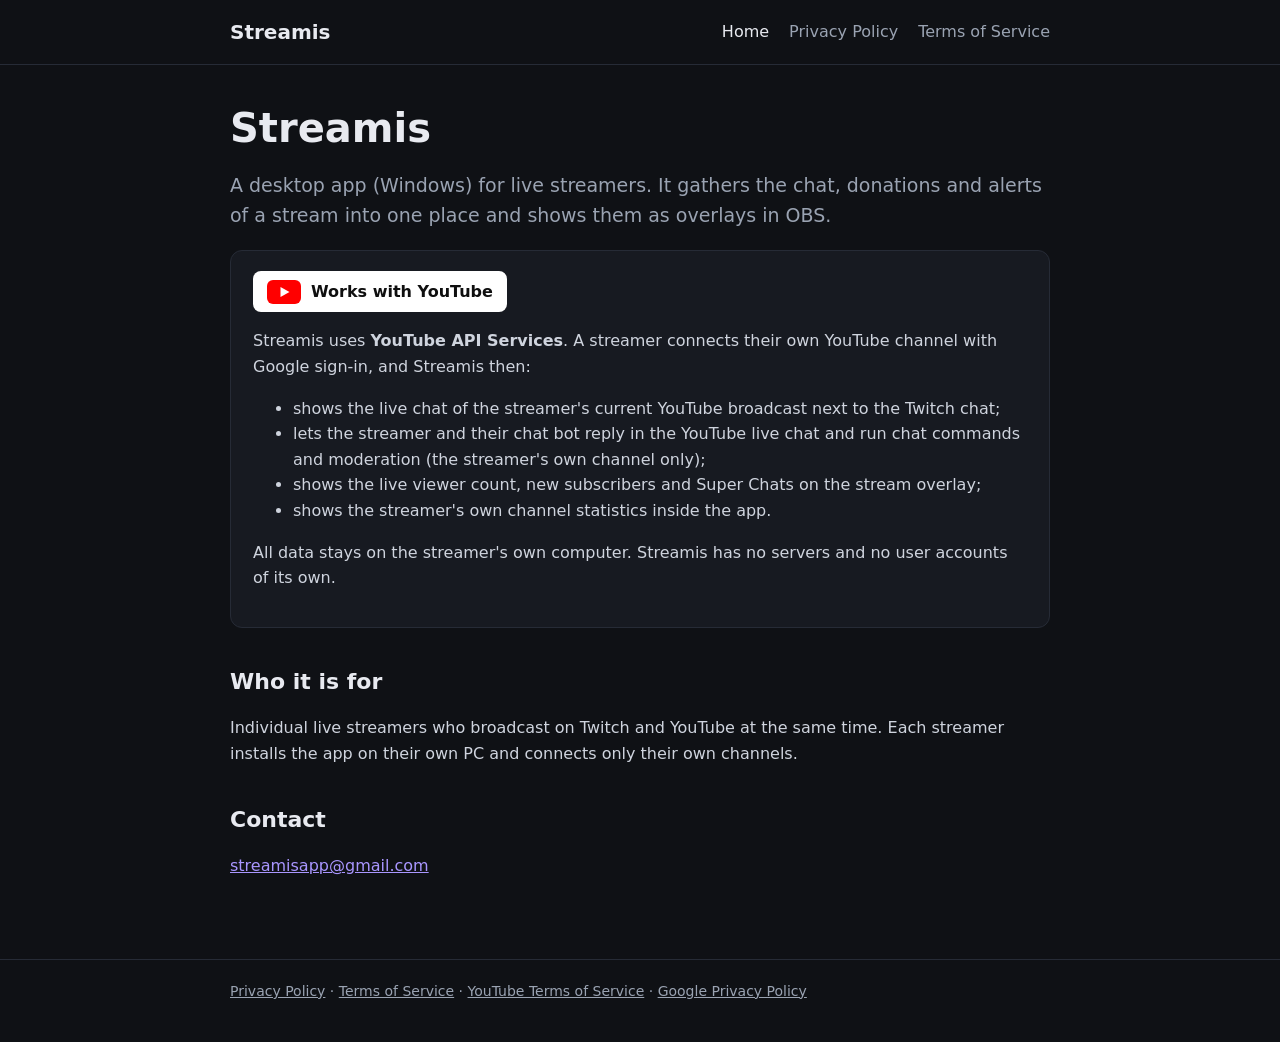
<file: index.html>
<!doctype html>
<html lang="en">
<head>
<meta charset="utf-8">
<meta name="viewport" content="width=device-width, initial-scale=1">
<title>Streamis</title>
<meta name="description" content="Streamis — a desktop app for live streamers: chat, alerts and overlays for Twitch and YouTube.">
<link rel="stylesheet" href="style.css">
</head>
<body>
<header><div class="wrap"><nav>
  <a class="brand" href="./">Streamis</a>
  <a href="./" aria-current="page">Home</a>
  <a href="privacy.html">Privacy Policy</a>
  <a href="terms.html">Terms of Service</a>
</nav></div></header>
<main><div class="wrap">
  <h1>Streamis</h1>
  <p class="lead">A desktop app (Windows) for live streamers. It gathers the chat, donations and alerts of a stream into one place and shows them as overlays in OBS.</p>

  <div class="card">
    <span class="yt"><svg viewBox="0 0 34 24" aria-hidden="true"><rect width="34" height="24" rx="6" fill="#FF0000"/><path d="M13.5 7v10l9-5z" fill="#fff"/></svg>Works with YouTube</span>
    <p>Streamis uses <strong>YouTube API Services</strong>. A streamer connects their own YouTube channel with Google sign-in, and Streamis then:</p>
    <ul>
      <li>shows the live chat of the streamer's current YouTube broadcast next to the Twitch chat;</li>
      <li>lets the streamer and their chat bot reply in the YouTube live chat and run chat commands and moderation (the streamer's own channel only);</li>
      <li>shows the live viewer count, new subscribers and Super Chats on the stream overlay;</li>
      <li>shows the streamer's own channel statistics inside the app.</li>
    </ul>
    <p>All data stays on the streamer's own computer. Streamis has no servers and no user accounts of its own.</p>
  </div>

  <h2>Who it is for</h2>
  <p>Individual live streamers who broadcast on Twitch and YouTube at the same time. Each streamer installs the app on their own PC and connects only their own channels.</p>

  <h2>Contact</h2>
  <p><a href="mailto:streamisapp@gmail.com">streamisapp@gmail.com</a></p>
</div></main>
<footer><div class="wrap">
  <a href="privacy.html">Privacy Policy</a> · <a href="terms.html">Terms of Service</a> · <a href="https://www.youtube.com/t/terms">YouTube Terms of Service</a> · <a href="https://policies.google.com/privacy">Google Privacy Policy</a>
</div></footer>
</body>
</html>
</file>
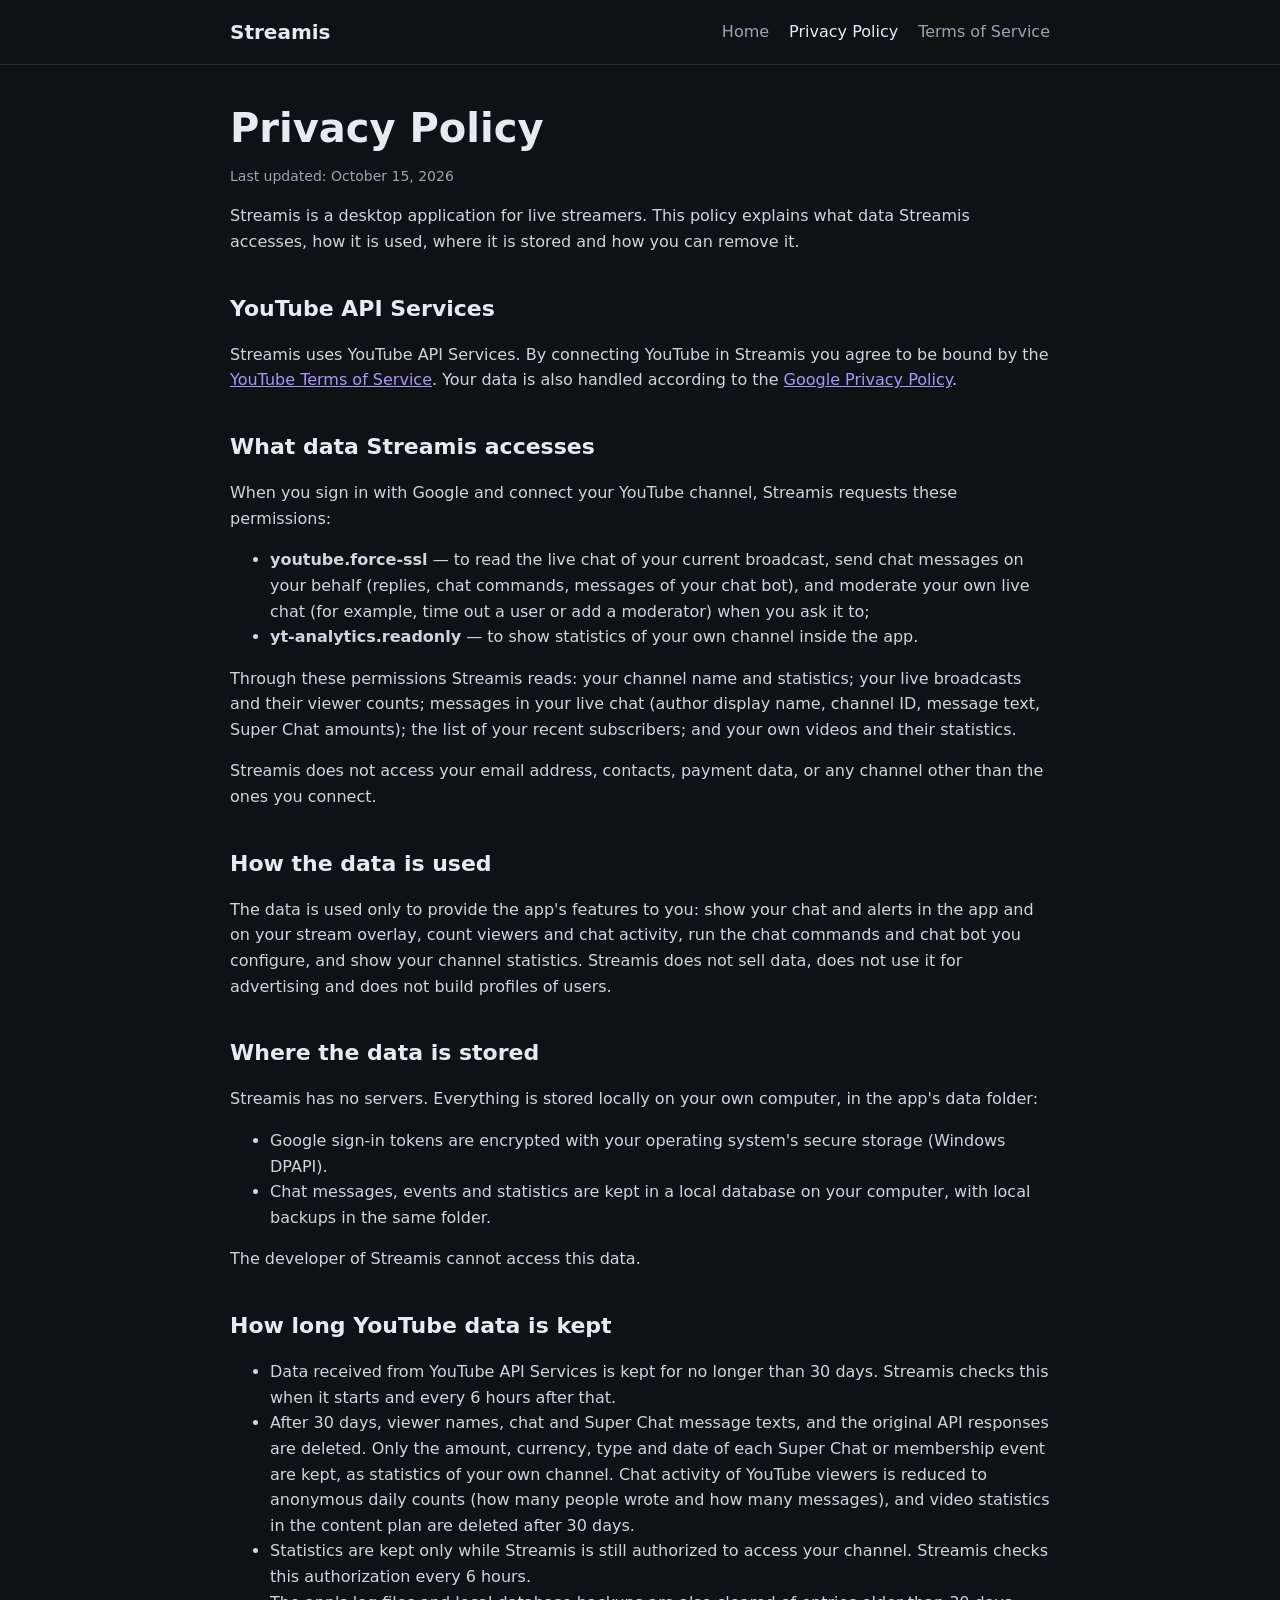
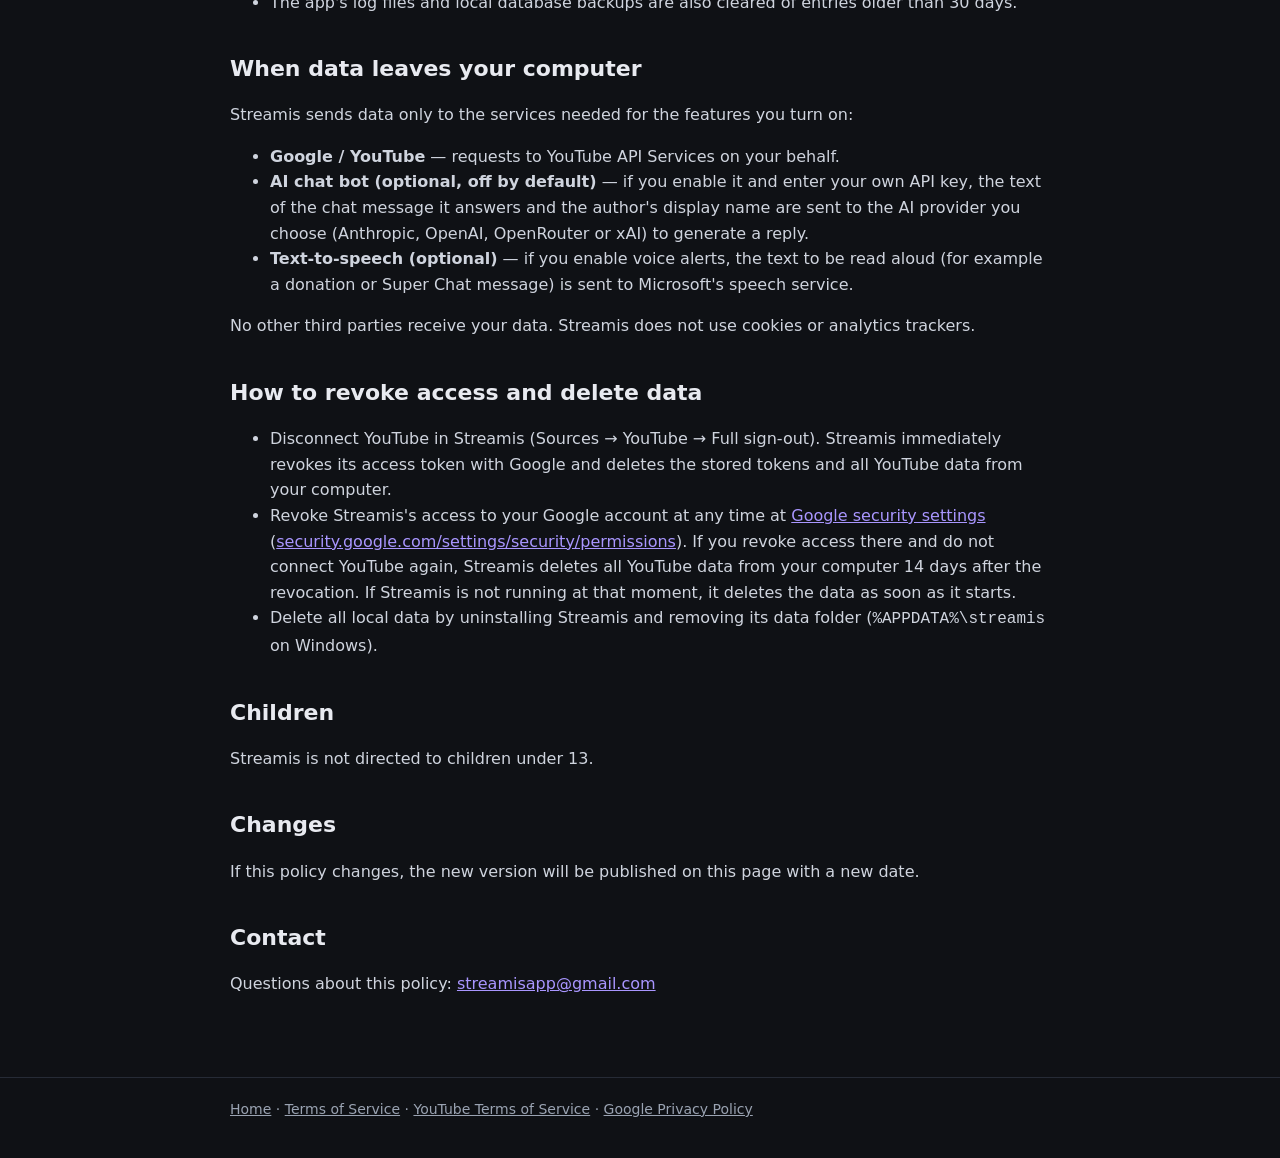
<file: privacy.html>
<!doctype html>
<html lang="en">
<head>
<meta charset="utf-8">
<meta name="viewport" content="width=device-width, initial-scale=1">
<title>Streamis Privacy Policy</title>
<link rel="stylesheet" href="style.css">
</head>
<body>
<header><div class="wrap"><nav>
  <a class="brand" href="./">Streamis</a>
  <a href="./">Home</a>
  <a href="privacy.html" aria-current="page">Privacy Policy</a>
  <a href="terms.html">Terms of Service</a>
</nav></div></header>
<main><div class="wrap">
  <h1>Privacy Policy</h1>
  <p class="updated">Last updated: October 15, 2026</p>

  <p>Streamis is a desktop application for live streamers. This policy explains what data Streamis accesses, how it is used, where it is stored and how you can remove it.</p>

  <h2>YouTube API Services</h2>
  <p>Streamis uses YouTube API Services. By connecting YouTube in Streamis you agree to be bound by the <a href="https://www.youtube.com/t/terms">YouTube Terms of Service</a>. Your data is also handled according to the <a href="https://policies.google.com/privacy">Google Privacy Policy</a>.</p>

  <h2>What data Streamis accesses</h2>
  <p>When you sign in with Google and connect your YouTube channel, Streamis requests these permissions:</p>
  <ul>
    <li><strong>youtube.force-ssl</strong> — to read the live chat of your current broadcast, send chat messages on your behalf (replies, chat commands, messages of your chat bot), and moderate your own live chat (for example, time out a user or add a moderator) when you ask it to;</li>
    <li><strong>yt-analytics.readonly</strong> — to show statistics of your own channel inside the app.</li>
  </ul>
  <p>Through these permissions Streamis reads: your channel name and statistics; your live broadcasts and their viewer counts; messages in your live chat (author display name, channel ID, message text, Super Chat amounts); the list of your recent subscribers; and your own videos and their statistics.</p>
  <p>Streamis does not access your email address, contacts, payment data, or any channel other than the ones you connect.</p>

  <h2>How the data is used</h2>
  <p>The data is used only to provide the app's features to you: show your chat and alerts in the app and on your stream overlay, count viewers and chat activity, run the chat commands and chat bot you configure, and show your channel statistics. Streamis does not sell data, does not use it for advertising and does not build profiles of users.</p>

  <h2>Where the data is stored</h2>
  <p>Streamis has no servers. Everything is stored locally on your own computer, in the app's data folder:</p>
  <ul>
    <li>Google sign-in tokens are encrypted with your operating system's secure storage (Windows DPAPI).</li>
    <li>Chat messages, events and statistics are kept in a local database on your computer, with local backups in the same folder.</li>
  </ul>
  <p>The developer of Streamis cannot access this data.</p>

  <h2>How long YouTube data is kept</h2>
  <ul>
    <li>Data received from YouTube API Services is kept for no longer than 30 days. Streamis checks this when it starts and every 6 hours after that.</li>
    <li>After 30 days, viewer names, chat and Super Chat message texts, and the original API responses are deleted. Only the amount, currency, type and date of each Super Chat or membership event are kept, as statistics of your own channel. Chat activity of YouTube viewers is reduced to anonymous daily counts (how many people wrote and how many messages), and video statistics in the content plan are deleted after 30 days.</li>
    <li>Statistics are kept only while Streamis is still authorized to access your channel. Streamis checks this authorization every 6 hours.</li>
    <li>The app's log files and local database backups are also cleared of entries older than 30 days.</li>
  </ul>

  <h2>When data leaves your computer</h2>
  <p>Streamis sends data only to the services needed for the features you turn on:</p>
  <ul>
    <li><strong>Google / YouTube</strong> — requests to YouTube API Services on your behalf.</li>
    <li><strong>AI chat bot (optional, off by default)</strong> — if you enable it and enter your own API key, the text of the chat message it answers and the author's display name are sent to the AI provider you choose (Anthropic, OpenAI, OpenRouter or xAI) to generate a reply.</li>
    <li><strong>Text-to-speech (optional)</strong> — if you enable voice alerts, the text to be read aloud (for example a donation or Super Chat message) is sent to Microsoft's speech service.</li>
  </ul>
  <p>No other third parties receive your data. Streamis does not use cookies or analytics trackers.</p>

  <h2>How to revoke access and delete data</h2>
  <ul>
    <li>Disconnect YouTube in Streamis (Sources → YouTube → Full sign-out). Streamis immediately revokes its access token with Google and deletes the stored tokens and all YouTube data from your computer.</li>
    <li>Revoke Streamis's access to your Google account at any time at <a href="https://myaccount.google.com/permissions">Google security settings</a> (<a href="https://security.google.com/settings/security/permissions">security.google.com/settings/security/permissions</a>). If you revoke access there and do not connect YouTube again, Streamis deletes all YouTube data from your computer 14 days after the revocation. If Streamis is not running at that moment, it deletes the data as soon as it starts.</li>
    <li>Delete all local data by uninstalling Streamis and removing its data folder (<code>%APPDATA%\streamis</code> on Windows).</li>
  </ul>

  <h2>Children</h2>
  <p>Streamis is not directed to children under 13.</p>

  <h2>Changes</h2>
  <p>If this policy changes, the new version will be published on this page with a new date.</p>

  <h2>Contact</h2>
  <p>Questions about this policy: <a href="mailto:streamisapp@gmail.com">streamisapp@gmail.com</a></p>
</div></main>
<footer><div class="wrap">
  <a href="./">Home</a> · <a href="terms.html">Terms of Service</a> · <a href="https://www.youtube.com/t/terms">YouTube Terms of Service</a> · <a href="https://policies.google.com/privacy">Google Privacy Policy</a>
</div></footer>
</body>
</html>
</file>
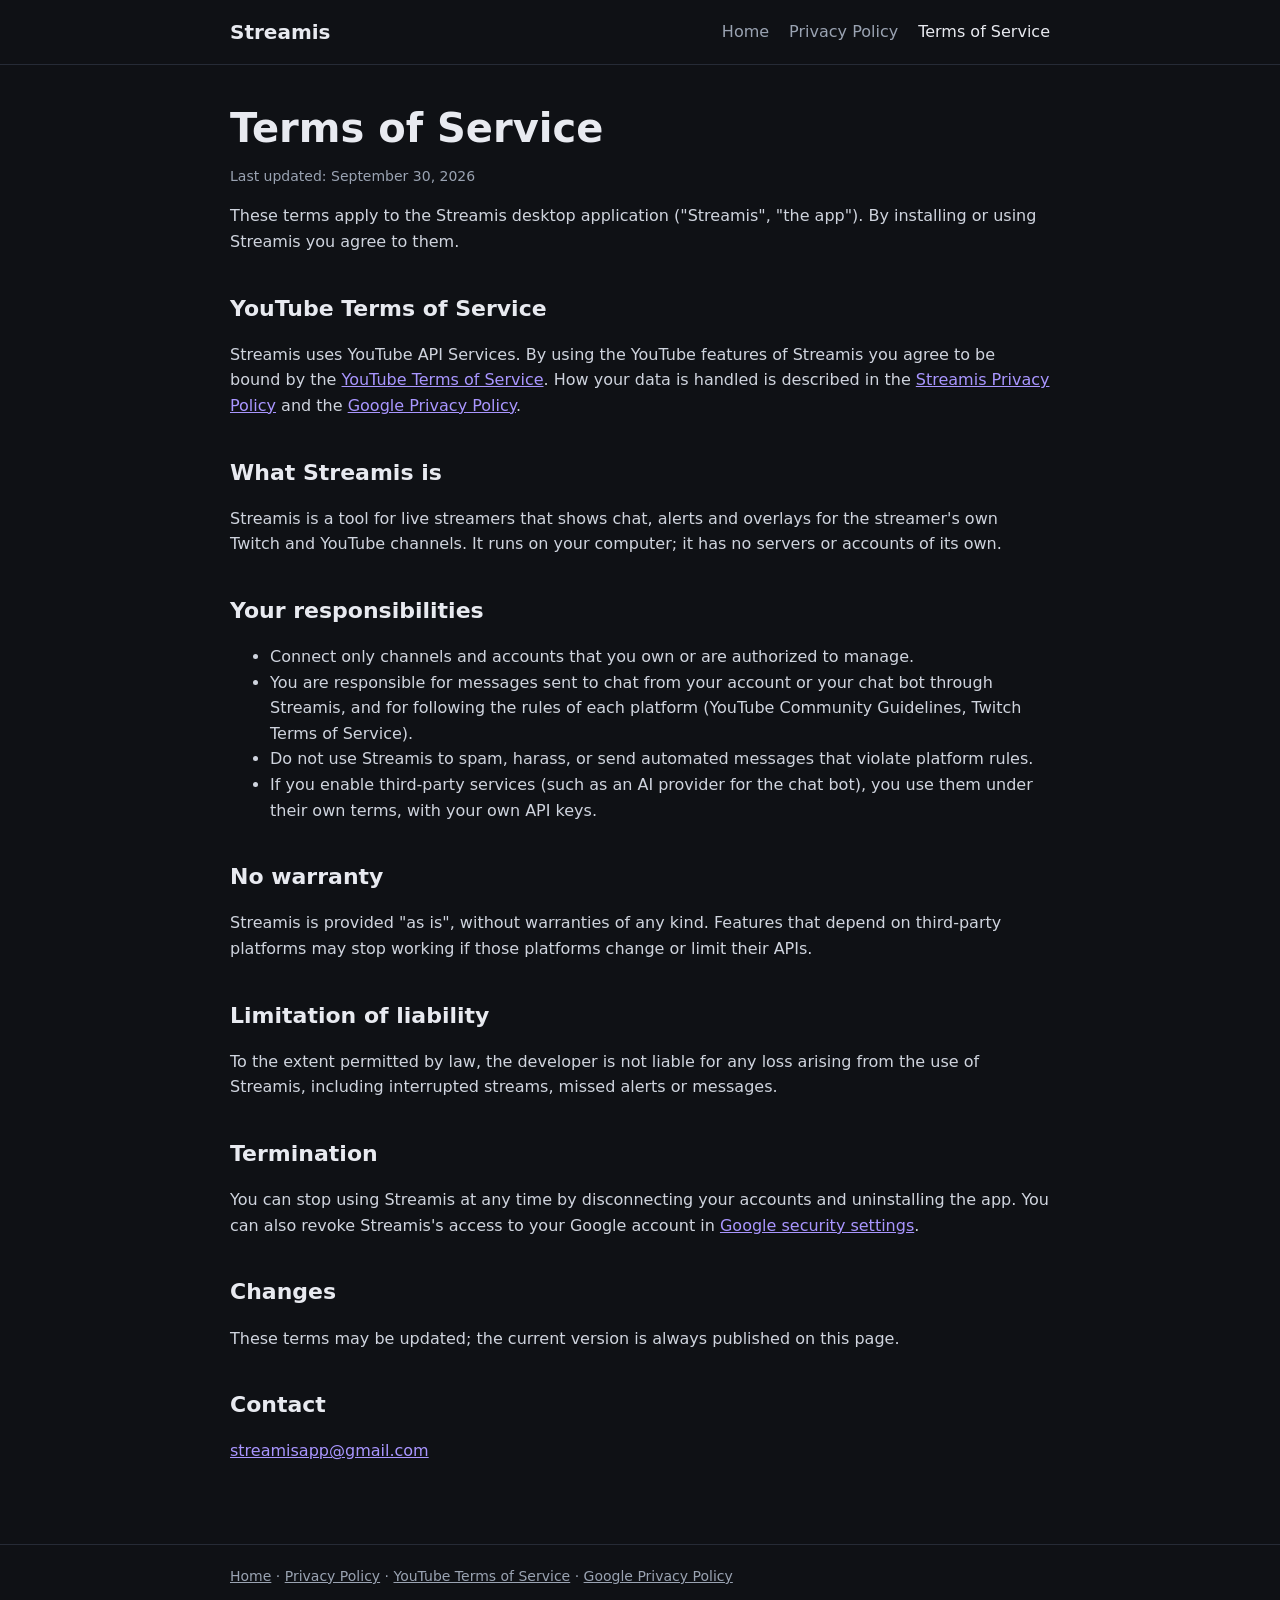
<file: terms.html>
<!doctype html>
<html lang="en">
<head>
<meta charset="utf-8">
<meta name="viewport" content="width=device-width, initial-scale=1">
<title>Streamis Terms of Service</title>
<link rel="stylesheet" href="style.css">
</head>
<body>
<header><div class="wrap"><nav>
  <a class="brand" href="./">Streamis</a>
  <a href="./">Home</a>
  <a href="privacy.html">Privacy Policy</a>
  <a href="terms.html" aria-current="page">Terms of Service</a>
</nav></div></header>
<main><div class="wrap">
  <h1>Terms of Service</h1>
  <p class="updated">Last updated: September 30, 2026</p>

  <p>These terms apply to the Streamis desktop application ("Streamis", "the app"). By installing or using Streamis you agree to them.</p>

  <h2>YouTube Terms of Service</h2>
  <p>Streamis uses YouTube API Services. By using the YouTube features of Streamis you agree to be bound by the <a href="https://www.youtube.com/t/terms">YouTube Terms of Service</a>. How your data is handled is described in the <a href="privacy.html">Streamis Privacy Policy</a> and the <a href="https://policies.google.com/privacy">Google Privacy Policy</a>.</p>

  <h2>What Streamis is</h2>
  <p>Streamis is a tool for live streamers that shows chat, alerts and overlays for the streamer's own Twitch and YouTube channels. It runs on your computer; it has no servers or accounts of its own.</p>

  <h2>Your responsibilities</h2>
  <ul>
    <li>Connect only channels and accounts that you own or are authorized to manage.</li>
    <li>You are responsible for messages sent to chat from your account or your chat bot through Streamis, and for following the rules of each platform (YouTube Community Guidelines, Twitch Terms of Service).</li>
    <li>Do not use Streamis to spam, harass, or send automated messages that violate platform rules.</li>
    <li>If you enable third-party services (such as an AI provider for the chat bot), you use them under their own terms, with your own API keys.</li>
  </ul>

  <h2>No warranty</h2>
  <p>Streamis is provided "as is", without warranties of any kind. Features that depend on third-party platforms may stop working if those platforms change or limit their APIs.</p>

  <h2>Limitation of liability</h2>
  <p>To the extent permitted by law, the developer is not liable for any loss arising from the use of Streamis, including interrupted streams, missed alerts or messages.</p>

  <h2>Termination</h2>
  <p>You can stop using Streamis at any time by disconnecting your accounts and uninstalling the app. You can also revoke Streamis's access to your Google account in <a href="https://myaccount.google.com/permissions">Google security settings</a>.</p>

  <h2>Changes</h2>
  <p>These terms may be updated; the current version is always published on this page.</p>

  <h2>Contact</h2>
  <p><a href="mailto:streamisapp@gmail.com">streamisapp@gmail.com</a></p>
</div></main>
<footer><div class="wrap">
  <a href="./">Home</a> · <a href="privacy.html">Privacy Policy</a> · <a href="https://www.youtube.com/t/terms">YouTube Terms of Service</a> · <a href="https://policies.google.com/privacy">Google Privacy Policy</a>
</div></footer>
</body>
</html>
</file>
<file: style.css>
:root { --bg: #0f1115; --card: #171a21; --text: #e8eaf0; --muted: #9aa3b2; --accent: #7c5cff; --line: #262b36; }
* { box-sizing: border-box; }
body { margin: 0; background: var(--bg); color: var(--text); font: 16px/1.6 system-ui, -apple-system, "Segoe UI", Roboto, sans-serif; }
header { border-bottom: 1px solid var(--line); }
.wrap { max-width: 860px; margin: 0 auto; padding: 0 20px; }
nav { display: flex; align-items: center; gap: 20px; height: 64px; }
nav .brand { font-weight: 700; font-size: 20px; color: var(--text); text-decoration: none; margin-right: auto; }
nav a { color: var(--muted); text-decoration: none; }
nav a:hover, nav a[aria-current] { color: var(--text); }
main { padding: 40px 0 64px; }
h1 { font-size: 40px; line-height: 1.15; margin: 0 0 12px; }
h2 { font-size: 22px; margin: 36px 0 8px; }
p, li { color: #cfd4de; }
.lead { font-size: 19px; color: var(--muted); }
.card { background: var(--card); border: 1px solid var(--line); border-radius: 12px; padding: 20px 22px; margin: 18px 0; }
.yt { display: inline-flex; align-items: center; gap: 10px; background: #fff; color: #0f0f0f; border-radius: 8px; padding: 8px 14px; font-weight: 600; }
.yt svg { width: 34px; height: 24px; }
a { color: #a996ff; }
footer { border-top: 1px solid var(--line); padding: 20px 0 40px; color: var(--muted); font-size: 14px; }
footer a { color: var(--muted); }
.updated { color: var(--muted); font-size: 14px; }
</file>
